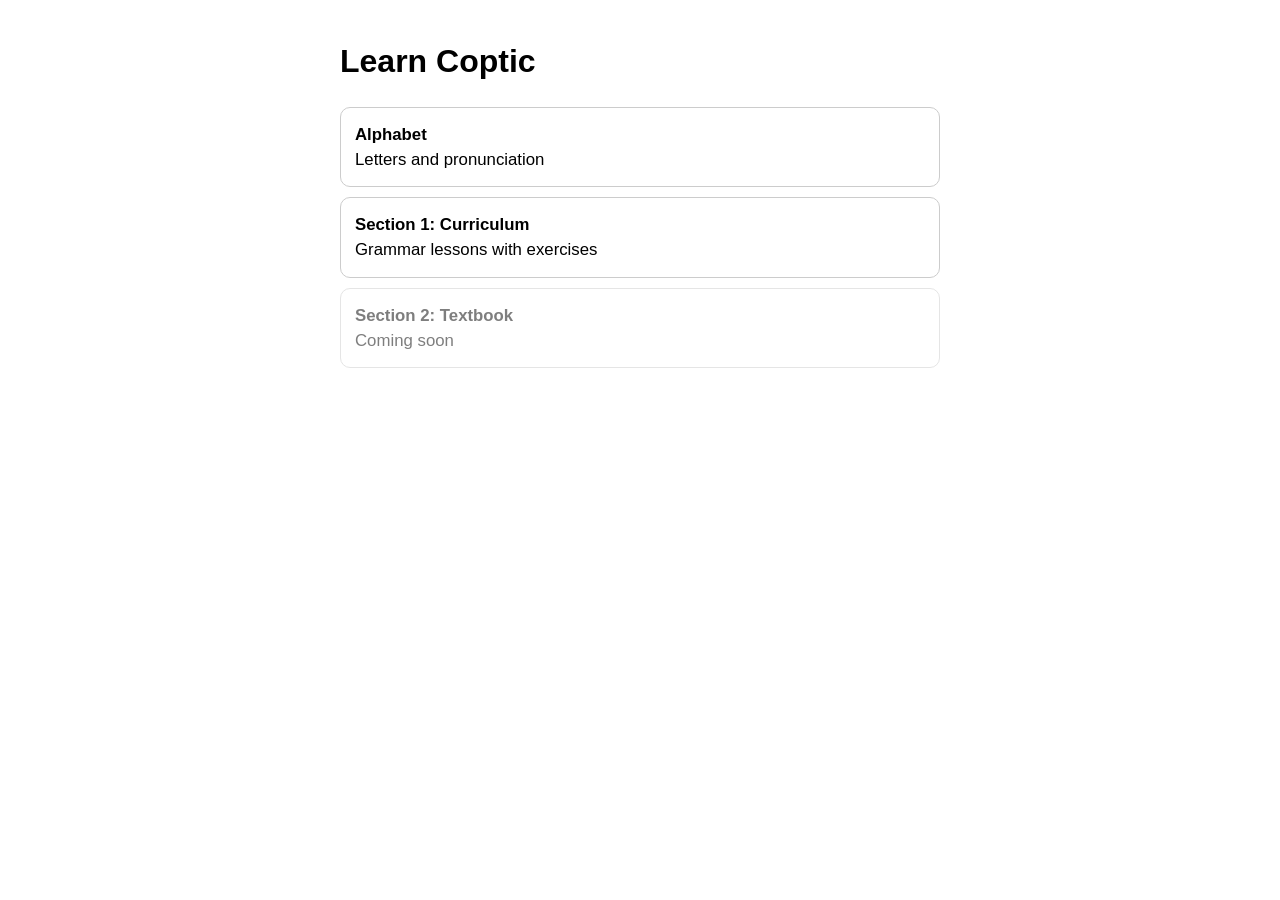
<file: index.html>
<!DOCTYPE html>
<html lang="en">
<head>
<meta charset="UTF-8">
<meta name="viewport" content="width=device-width, initial-scale=1">
<title>Learn Coptic</title>
<link rel="stylesheet" href="style.css">
</head>
<body>
<h1>Learn Coptic</h1>
<a class="big" href="alphabet.html"><b>Alphabet</b><br>Letters and pronunciation</a>
<a class="big" href="curriculum.html"><b>Section 1: Curriculum</b><br>Grammar lessons with exercises</a>
<div class="big off"><b>Section 2: Textbook</b><br>Coming soon</div>
</body>
</html>
</file>
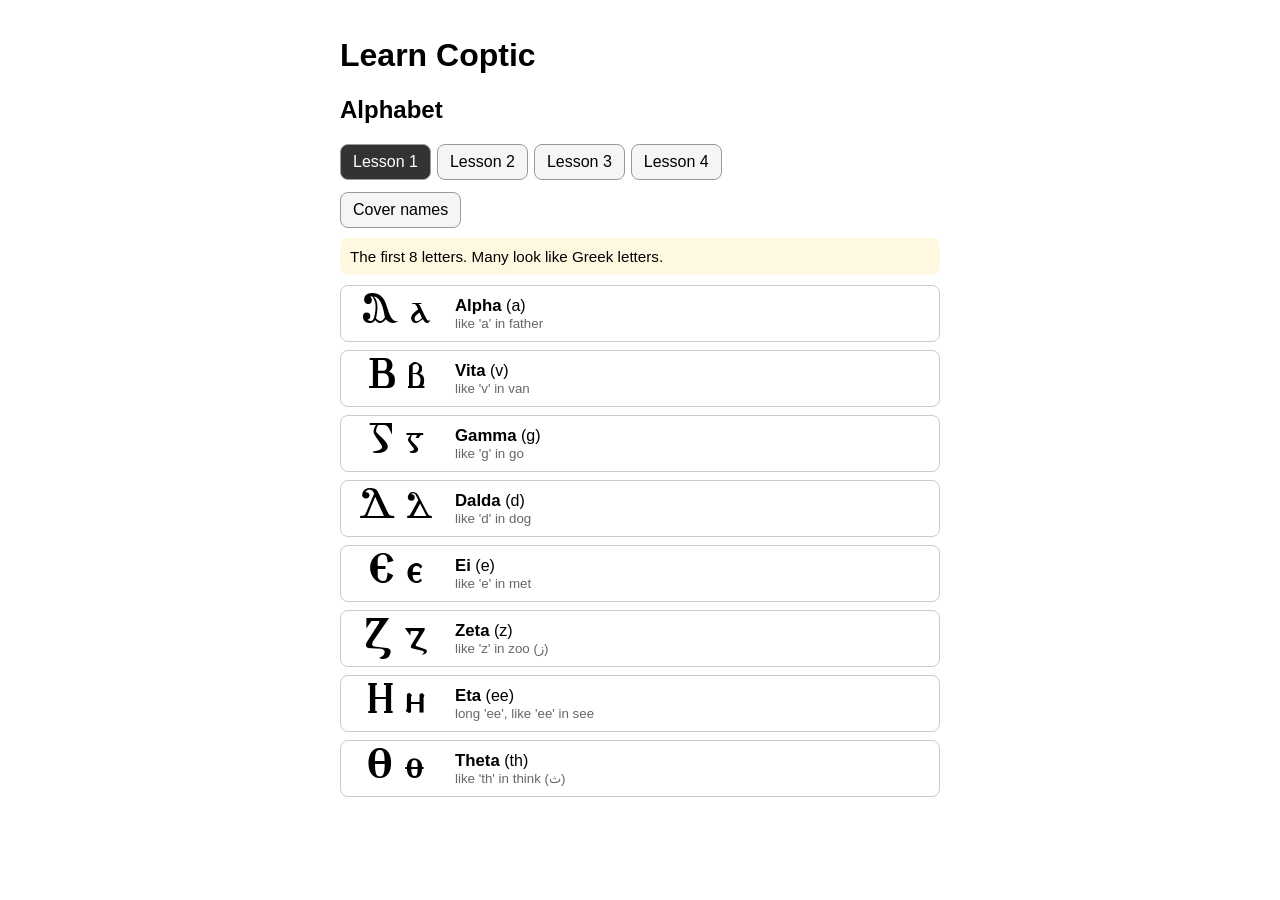
<file: alphabet.html>
<!DOCTYPE html>
<html lang="en">
<head>
<meta charset="UTF-8">
<meta name="viewport" content="width=device-width, initial-scale=1">
<title>Learn Coptic</title>
<style>
  @font-face { font-family: 'Avva'; src: url('CS-Avva-Shenouda.ttf') format('truetype'); font-display: swap; }
  body { font-family: sans-serif; max-width: 600px; margin: auto; padding: 16px; }
  .avva { font-family: 'Avva', serif; }
  nav { display: flex; gap: 6px; flex-wrap: wrap; margin: 12px 0; }
  nav button, .tools button { padding: 8px 12px; border: 1px solid #999; border-radius: 8px; background: #f5f5f5; font-size: 1rem; }
  nav button.active { background: #333; color: #fff; }
  .card { display: flex; gap: 14px; align-items: center; border: 1px solid #ccc; border-radius: 8px; padding: 10px; margin: 8px 0; }
  .letter { font-size: 2.4rem; min-width: 90px; text-align: center; }
  .info b { font-size: 1.05rem; }
  .info small { color: #666; display: block; }
  .hidden .info { visibility: hidden; }
  .note { background: #fff8e1; border-radius: 8px; padding: 10px; margin: 10px 0; font-size: .95rem; }
</style>
</head>
<body>
<h1>Learn Coptic</h1>
<h2>Alphabet</h2>
<nav id="nav"></nav>
<div class="tools"><button id="toggle">Cover names</button></div>
<div class="note" id="note"></div>
<div id="cards"></div>

<script>
const MAP = {
  "Ⲁ":"A","ⲁ":"a","Ⲃ":"B","ⲃ":"b","Ⲅ":"G","ⲅ":"g","Ⲇ":"D","ⲇ":"d",
  "Ⲉ":"E","ⲉ":"e","Ⲍ":"Z","ⲍ":"z","Ⲏ":"Y","ⲏ":"y","Ⲑ":":","ⲑ":";",
  "Ⲓ":"I","ⲓ":"i","Ⲕ":"K","ⲕ":"k","Ⲗ":"L","ⲗ":"l","Ⲙ":"M","ⲙ":"m",
  "Ⲛ":"N","ⲛ":"n","Ⲝ":"X","ⲝ":"x","Ⲟ":"O","ⲟ":"o","Ⲡ":"P","ⲡ":"p",
  "Ⲣ":"R","ⲣ":"r","Ⲥ":"C","ⲥ":"c","Ⲧ":"T","ⲧ":"t","Ⲩ":"U","ⲩ":"u",
  "Ⲫ":"V","ⲫ":"v","Ⲭ":"<","ⲭ":",","Ⲯ":"\"","ⲯ":"'","Ⲱ":"W","ⲱ":"w",
  "Ϣ":"S","ϣ":"s","Ϥ":"F","ϥ":"f","Ϧ":"Q","ϧ":"q","Ϩ":"H","ϩ":"h",
  "Ϫ":"J","ϫ":"j","Ϭ":"[","ϭ":"{","Ϯ":"]","ϯ":"}"
};
function toAvva(text) {
  return Array.from(text).map(ch => MAP[ch] || ch).join("");
}

const lessons = [
  { title: "Lesson 1", note: "The first 8 letters. Many look like Greek letters.",
    letters: [
      ["Ⲁ ⲁ", "Alpha", "a", "like 'a' in father"],
      ["Ⲃ ⲃ", "Vita", "v", "like 'v' in van"],
      ["Ⲅ ⲅ", "Gamma", "g", "like 'g' in go"],
      ["Ⲇ ⲇ", "Dalda", "d", "like 'd' in dog"],
      ["Ⲉ ⲉ", "Ei", "e", "like 'e' in met"],
      ["Ⲍ ⲍ", "Zeta", "z", "like 'z' in zoo (ز)"],
      ["Ⲏ ⲏ", "Eta", "ee", "long 'ee', like 'ee' in see"],
      ["Ⲑ ⲑ", "Theta", "th", "like 'th' in think (ث)"]
    ] },
  { title: "Lesson 2", note: "Letters 9 to 16.",
    letters: [
      ["Ⲓ ⲓ", "Iota", "i", "like 'ee' in see"],
      ["Ⲕ ⲕ", "Kappa", "k", "like 'k' in kite"],
      ["Ⲗ ⲗ", "Lola", "l", "like 'l' in lamp"],
      ["Ⲙ ⲙ", "Mi", "m", "like 'm' in map"],
      ["Ⲛ ⲛ", "Ni", "n", "like 'n' in net"],
      ["Ⲝ ⲝ", "Exi", "ks", "like 'x' in box (كس)"],
      ["Ⲟ ⲟ", "O", "o", "like 'o' in more"],
      ["Ⲡ ⲡ", "Pi", "p", "like 'p' in pen"]
    ] },
  { title: "Lesson 3", note: "Letters 17 to 24, the last of the Greek-based letters.",
    letters: [
      ["Ⲣ ⲣ", "Ro", "r", "rolled 'r'"],
      ["Ⲥ ⲥ", "Sima", "s", "like 's' in sun"],
      ["Ⲧ ⲧ", "Tau", "t", "like 't' in top"],
      ["Ⲩ ⲩ", "Ue", "ee / u", "usually 'ee' or 'u'"],
      ["Ⲫ ⲫ", "Fi", "f / ph", "like 'f' in fan (ف)"],
      ["Ⲭ ⲭ", "Khi", "kh", "like Arabic خ"],
      ["Ⲯ ⲯ", "Epsi", "ps", "like 'ps' in lapse"],
      ["Ⲱ ⲱ", "Omega", "o", "long 'o', like Ⲟ"]
    ] },
  { title: "Lesson 4", note: "The 7 extra letters that Coptic added for sounds Greek didn't have.",
    letters: [
      ["Ϣ ϣ", "Shai", "sh", "like 'sh' in ship (ش)"],
      ["Ϥ ϥ", "Fai", "f", "like 'f' in fan (ف)"],
      ["Ϧ ϧ", "Khai", "kh", "like Arabic خ"],
      ["Ϩ ϩ", "Hori", "h", "soft 'h' (هـ)"],
      ["Ϫ ϫ", "Janja", "j", "like 'j' in jam"],
      ["Ϭ ϭ", "Chima", "ch / k", "like 'ch' in chair"],
      ["Ϯ ϯ", "Ti", "ti", "the syllable 'ti'"]
    ] }
];

const nav = document.getElementById("nav");
const cards = document.getElementById("cards");
const note = document.getElementById("note");
const toggle = document.getElementById("toggle");
let current = 0, covered = false;

function show(i) {
  current = i;
  nav.innerHTML = "";
  lessons.forEach((l, idx) => {
    const b = document.createElement("button");
    b.textContent = l.title;
    if (idx === i) b.className = "active";
    b.onclick = () => show(idx);
    nav.appendChild(b);
  });
  note.textContent = lessons[i].note;
  cards.innerHTML = "";
  lessons[i].letters.forEach(([glyph, name, sound, hint]) => {
    const d = document.createElement("div");
    d.className = "card" + (covered ? " hidden" : "");
    d.innerHTML = '<div class="letter avva">' + toAvva(glyph) + '</div>' +
      '<div class="info"><b>' + name + '</b> (' + sound + ')<small>' + hint + '</small></div>';
    d.onclick = () => d.classList.toggle("hidden");
    cards.appendChild(d);
  });
}

toggle.onclick = () => {
  covered = !covered;
  toggle.textContent = covered ? "Show names" : "Cover names";
  show(current);
};

show(0);
</script>
</body>
</html>
</file>
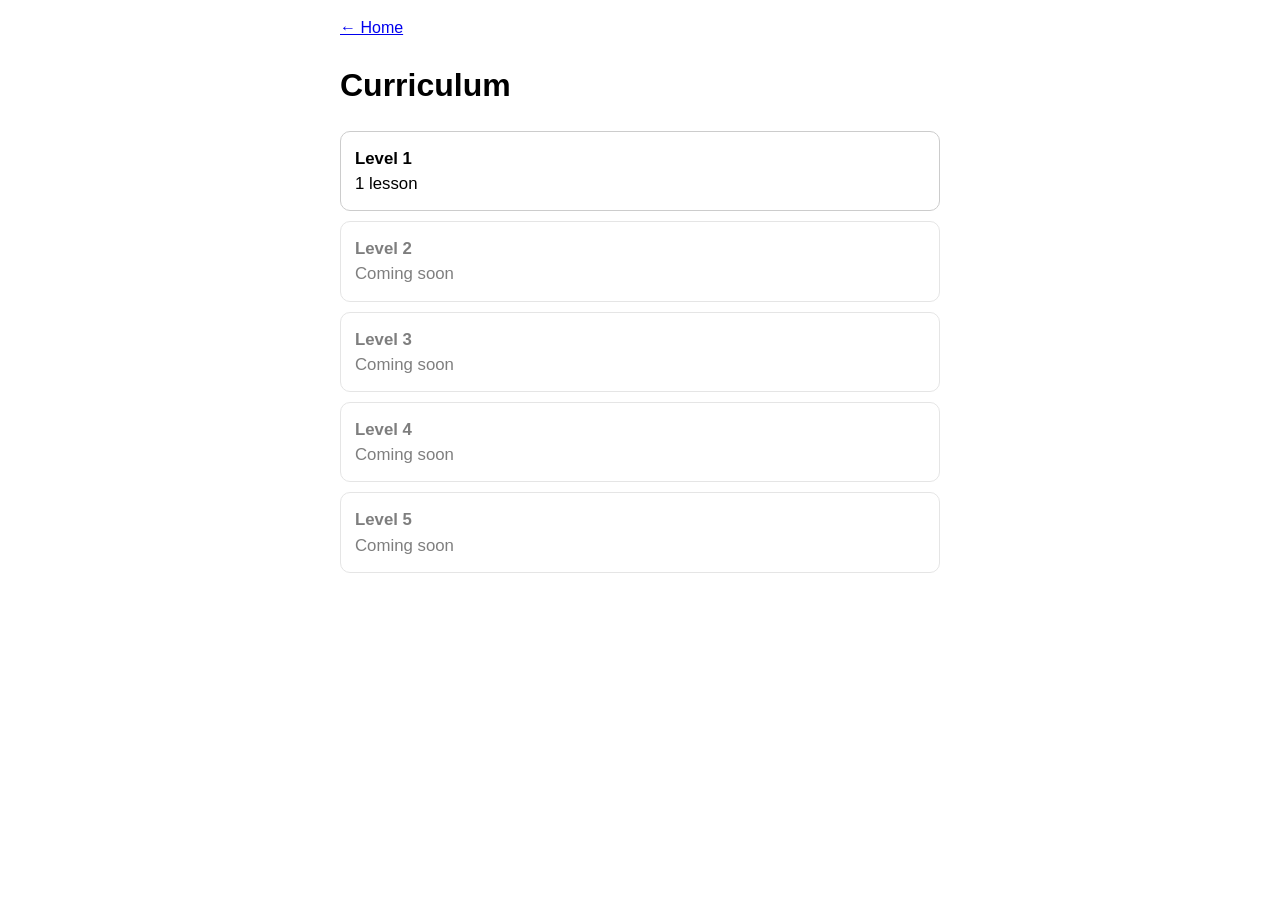
<file: curriculum.html>
<!DOCTYPE html>
<html lang="en">
<head>
<meta charset="UTF-8">
<meta name="viewport" content="width=device-width, initial-scale=1">
<title>Curriculum</title>
<link rel="stylesheet" href="style.css">
<script src="common.js"></script>
<script src="curriculum-data.js"></script>
</head>
<body>
<a href="index.html">← Home</a>
<div id="view"></div>
<script>
const box = document.getElementById("view");

function render() {
  const p = location.hash.slice(1).split("-");
  const lv = parseInt(p[0]) - 1, ls = parseInt(p[1]) - 1;
  if (!(lv >= 0 && lv < CURRICULUM.length)) return showLevels();
  if (!(ls >= 0 && ls < CURRICULUM[lv].lessons.length)) return showLessons(lv);
  showLesson(lv, ls);
}

function showLevels() {
  let h = "<h1>Curriculum</h1>";
  CURRICULUM.forEach((l, i) => {
    const n = l.lessons.length;
    h += n
      ? '<a class="big" href="#' + (i + 1) + '"><b>' + l.title + "</b><br>" + n + (n > 1 ? " lessons" : " lesson") + "</a>"
      : '<div class="big off"><b>' + l.title + "</b><br>Coming soon</div>";
  });
  box.innerHTML = h;
}

function showLessons(lv) {
  const L = CURRICULUM[lv];
  let h = '<p><a href="#">← All levels</a></p><h1>' + L.title + "</h1>";
  L.lessons.forEach((les, k) => {
    h += '<a class="big" href="#' + (lv + 1) + "-" + (k + 1) + '">' + les.title + "</a>";
  });
  box.innerHTML = h;
}

function showLesson(lv, ls) {
  const L = CURRICULUM[lv];
  const les = L.lessons[ls];
  let h = '<p><a href="#' + (lv + 1) + '">← ' + L.title + "</a></p>";
  h += "<h2>" + les.title + "</h2><div>" + les.content + "</div><h3>Exercises</h3><p id='score'></p>";
  les.exercises.forEach((e, n) => {
    h += '<div class="ex" data-n="' + n + '"><p>' + (n + 1) + ". " + e.q + "</p>";
    if (e.type === "mc") {
      e.options.forEach((o, k) => { h += '<button class="opt" data-k="' + k + '">' + o + "</button>"; });
    } else {
      h += '<input class="ans" placeholder="Your answer"><button class="chk">Check</button>';
    }
    h += '<p class="fb"></p></div>';
  });
  h += ls < L.lessons.length - 1
    ? '<p><a class="pill" href="#' + (lv + 1) + "-" + (ls + 2) + '">Next lesson →</a></p>'
    : '<p><a class="pill" href="#' + (lv + 1) + '">Back to ' + L.title + "</a></p>";
  box.innerHTML = h;
  applyCop(box);

  let right = 0, answered = 0;
  const total = les.exercises.length;
  const score = document.getElementById("score");
  score.textContent = "Score: 0 / " + total;

  box.querySelectorAll(".ex").forEach(div => {
    const e = les.exercises[div.dataset.n];
    const fb = div.querySelector(".fb");
    function finish(ok) {
      if (div.dataset.done) return;
      div.dataset.done = 1;
      answered++;
      if (ok) right++;
      fb.textContent = ok ? "✅ Correct" : "❌ " + (e.explain || "Not quite.");
      score.textContent = "Score: " + right + " / " + total + (answered === total ? " (done)" : "");
    }
    if (e.type === "mc") {
      const btns = div.querySelectorAll(".opt");
      btns.forEach(b => b.onclick = () => {
        if (div.dataset.done) return;
        const k = +b.dataset.k;
        btns[e.answer].classList.add("good");
        if (k !== e.answer) b.classList.add("bad");
        finish(k === e.answer);
      });
    } else {
      div.querySelector(".chk").onclick = () => {
        const v = div.querySelector(".ans").value.trim().toLowerCase();
        finish(e.answer.some(a => a.toLowerCase() === v));
      };
    }
  });
}

window.onhashchange = render;
render();
</script>
</body>
</html>
</file>
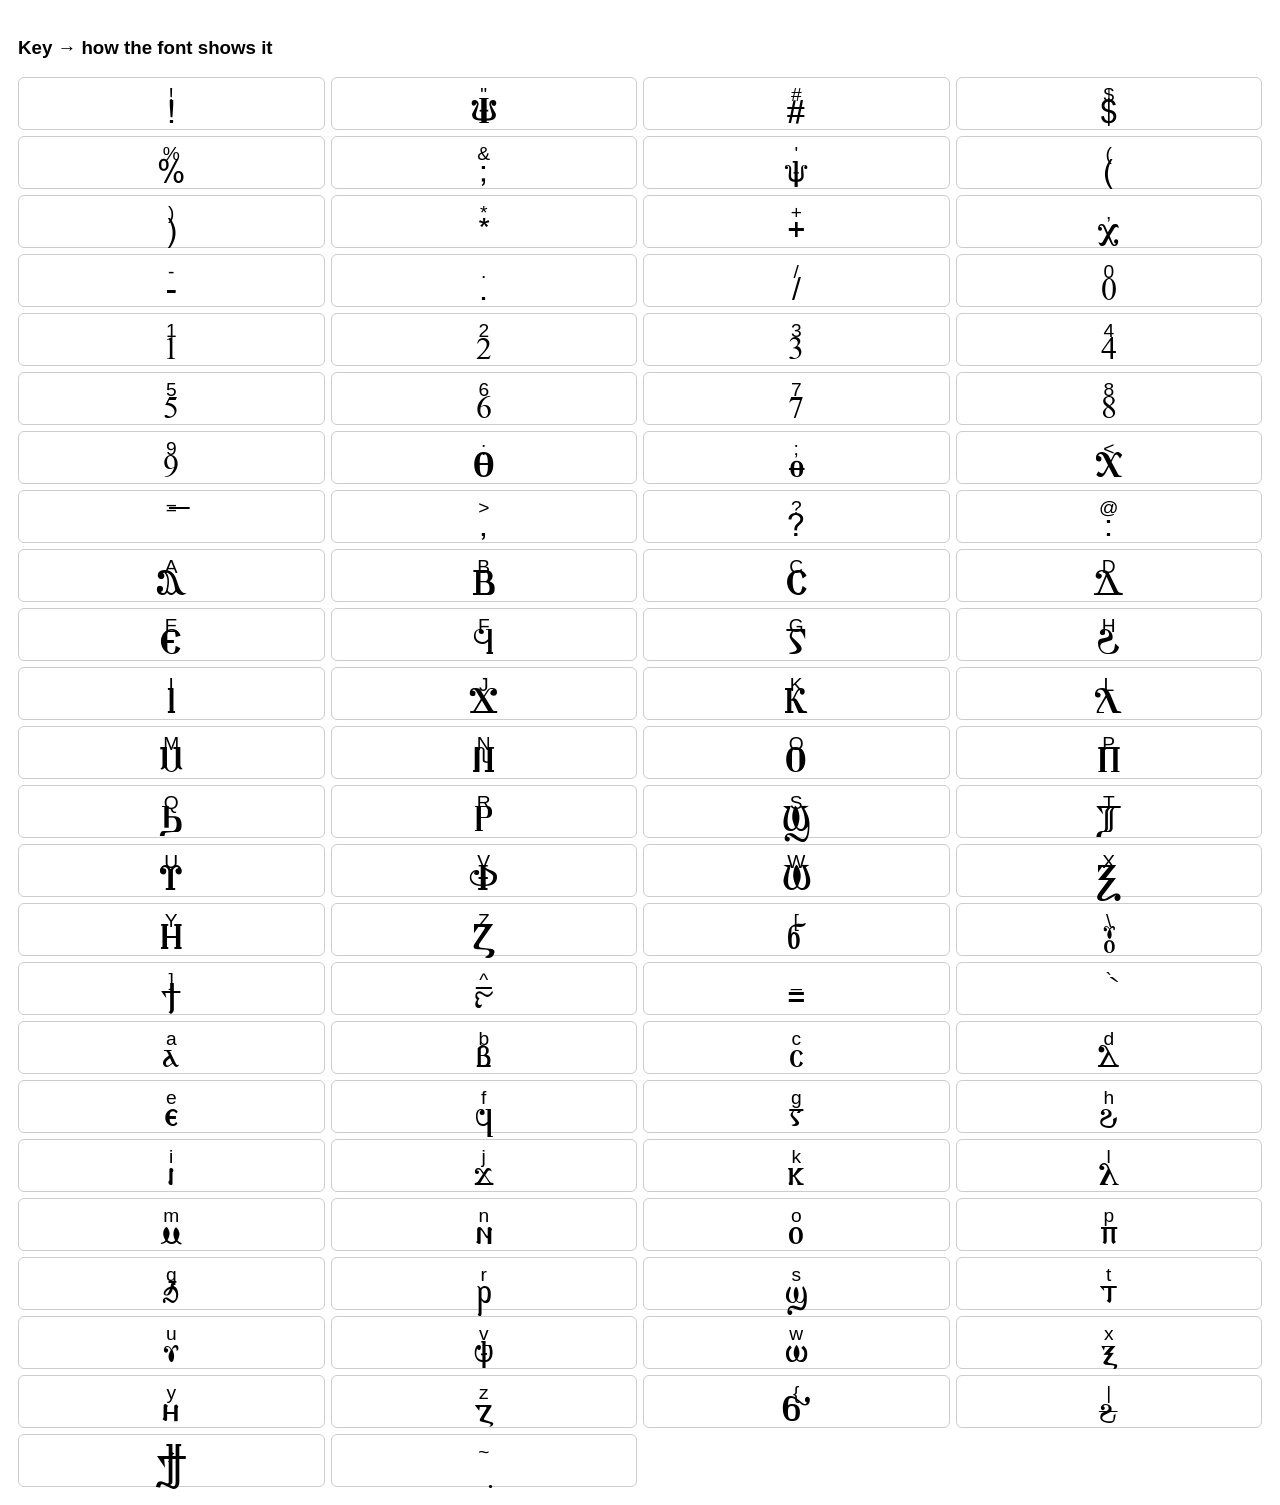
<file: test.html>
<!DOCTYPE html>
<html>
<head>
<meta charset="UTF-8">
<meta name="viewport" content="width=device-width, initial-scale=1">
<title>Font test</title>
<style>
  @font-face { font-family: 'Avva'; src: url('CS-Avva-Shenouda.ttf') format('truetype'); }
  body { font-family: sans-serif; padding: 10px; }
  .grid { display: grid; grid-template-columns: repeat(4, 1fr); gap: 6px; }
  .cell { border: 1px solid #ccc; border-radius: 6px; text-align: center; padding: 6px; }
  .key { font-size: 1.2rem; }
  .glyph { font-family: 'Avva'; font-size: 2rem; }
</style>
</head>
<body>
<h3>Key → how the font shows it</h3>
<div class="grid" id="g"></div>
<script>
const g = document.getElementById("g");
for (let c = 33; c <= 126; c++) {
  const ch = String.fromCharCode(c);
  const d = document.createElement("div");
  d.className = "cell";
  const k = document.createElement("div");
  k.className = "key";
  k.textContent = ch;
  const o = document.createElement("div");
  o.className = "glyph";
  o.textContent = ch;
  d.appendChild(k);
  d.appendChild(o);
  g.appendChild(d);
}
</script>
</body>
</html>
</file>
<file: style.css>
@font-face { font-family: 'Avva'; src: url('CS-Avva-Shenouda.ttf') format('truetype'); font-display: swap; }
body { font-family: sans-serif; max-width: 600px; margin: auto; padding: 16px; line-height: 1.5; }
.avva { font-family: 'Avva', serif; font-size: 1.5em; }
.big { display: block; border: 1px solid #ccc; border-radius: 10px; padding: 14px; margin: 10px 0; text-decoration: none; color: inherit; font-size: 1.05rem; }
.big.off { opacity: .5; }
.pill { display: inline-block; padding: 6px 12px; border: 1px solid #999; border-radius: 8px; margin: 3px; text-decoration: none; color: inherit; }
.pill.active { background: #333; color: #fff; }
.opt { display: block; width: 100%; text-align: left; padding: 10px; margin: 6px 0; border: 1px solid #999; border-radius: 8px; background: #f5f5f5; font-size: 1rem; }
.opt.good { background: #c8e6c9; }
.opt.bad { background: #ffcdd2; }
.ex { border-top: 1px solid #ddd; padding-top: 8px; margin-top: 12px; }
.ans { padding: 8px; font-size: 1rem; border: 1px solid #999; border-radius: 8px; margin-right: 6px; }
.chk { padding: 8px 12px; border-radius: 8px; border: 1px solid #999; background: #f5f5f5; }
.ov { text-decoration: overline; }
.ar { direction: rtl; text-align: right; }
table.t { width: 100%; border-collapse: collapse; direction: rtl; text-align: center; margin: 10px 0; }
table.t th { background: #1f3a5f; color: #fff; padding: 6px; }
table.t td { border: 1px solid #ccc; padding: 6px; }
#score { font-weight: bold; }
</file>
